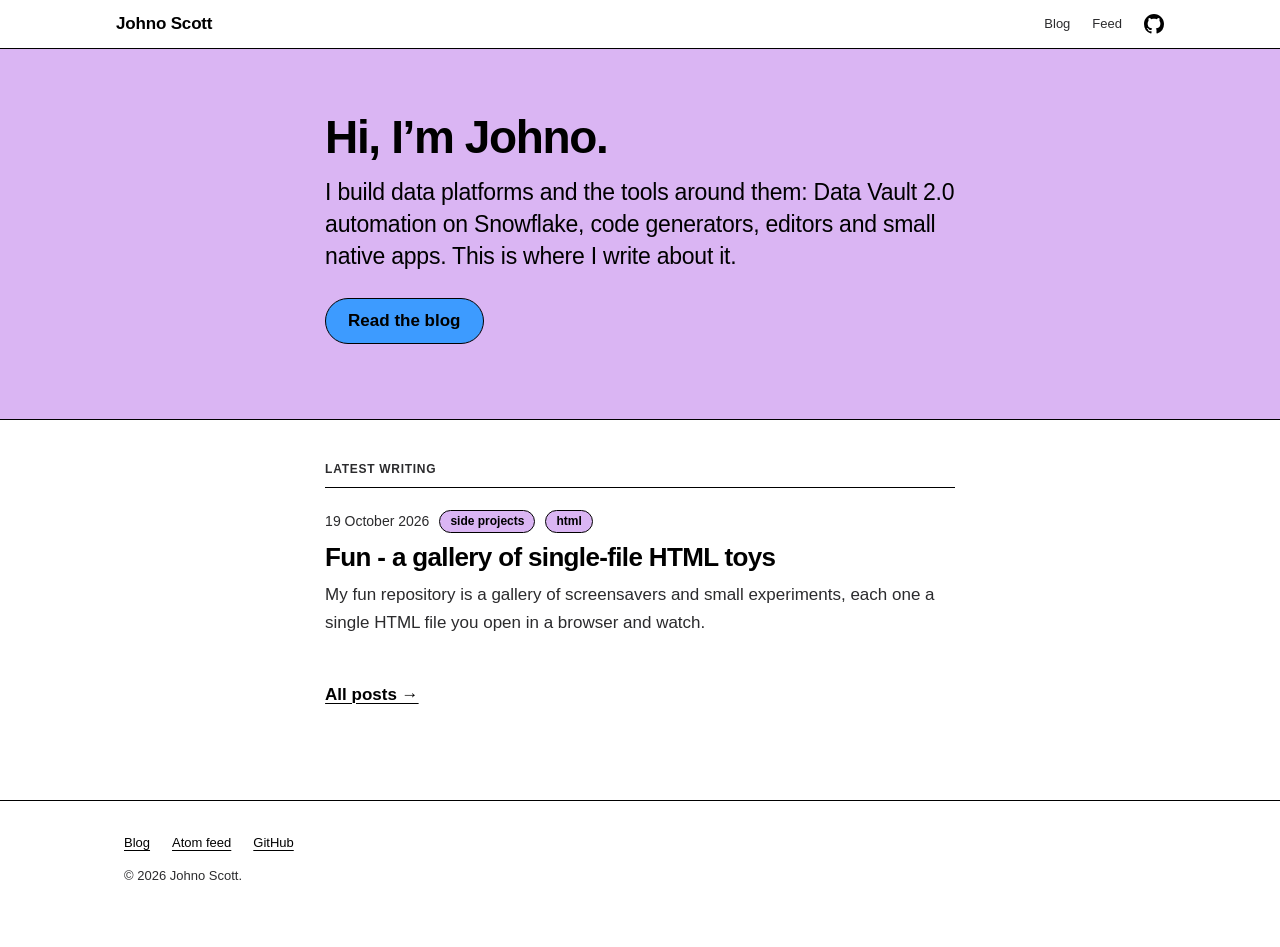
<file: index.html>
<!doctype html>
<html lang="en">
<head>
<meta charset="utf-8">
<meta name="viewport" content="width=device-width, initial-scale=1">
<meta name="color-scheme" content="light">
<title>Johno Scott</title>
<meta name="description" content="Johno Scott — data engineering, Data Vault, Snowflake, and the tools I build along the way.">
<meta name="author" content="Johno Scott">
<link rel="canonical" href="https://johnoscott.com/">
<meta property="og:type" content="website">
<meta property="og:site_name" content="Johno Scott">
<meta property="og:title" content="Johno Scott">
<meta property="og:description" content="Data engineering, Data Vault, Snowflake, and the tools I build along the way.">
<meta property="og:url" content="https://johnoscott.com/">
<link rel="alternate" type="application/atom+xml" title="Johno Scott" href="https://johnoscott.com/blog/feed.xml">
<link rel="icon" type="image/svg+xml" href="favicon.svg">
<link rel="stylesheet" href="site.css?v=ea52d3ad">
<script defer src="site.js?v=7a1f2401"></script>
</head>
<body class="home">
<a class="skip" href="#main">Skip to the content</a>
<header class="nav"><div class="nav-in">
  <a class="nav-name" href="./">Johno Scott</a>
  <nav aria-label="Site"><a href="blog/">Blog</a><a href="blog/feed.xml">Feed</a></nav>
  <a class="nav-gh" href="https://github.com/johnoscott" aria-label="Johno Scott on GitHub" title="Johno Scott on GitHub"><svg viewBox="0 0 16 16" width="20" height="20" aria-hidden="true" focusable="false"><path fill="currentColor" d="M8 0c4.42 0 8 3.58 8 8a8.013 8.013 0 0 1-5.45 7.59c-.4.08-.55-.17-.55-.38 0-.27.01-1.13.01-2.2 0-.75-.25-1.23-.54-1.48 1.78-.2 3.65-.88 3.65-3.95 0-.88-.31-1.59-.82-2.15.08-.2.36-1.02-.08-2.12 0 0-.67-.22-2.2.82-.64-.18-1.32-.27-2-.27-.68 0-1.36.09-2 .27-1.53-1.03-2.2-.82-2.2-.82-.44 1.1-.16 1.92-.08 2.12-.51.56-.82 1.28-.82 2.15 0 3.06 1.86 3.75 3.64 3.95-.23.2-.44.55-.51 1.07-.46.21-1.61.55-2.33-.66-.15-.24-.6-.83-1.23-.82-.67.01-.27.38.01.53.34.19.73.9.82 1.13.16.45.68 1.31 2.69.94 0 .67.01 1.3.01 1.49 0 .21-.15.45-.55.38A7.995 7.995 0 0 1 0 8c0-4.42 3.58-8 8-8Z"/></svg></a>
</div></header>
<main id="main">
<section class="hero"><div class="prose">
<h1>Hi, I’m Johno.</h1>
<p class="lede">I build data platforms and the tools around them: Data Vault 2.0 automation on Snowflake, code generators, editors and small native apps. This is where I write about it.</p>
<p><a class="pill big" href="blog/">Read the blog</a></p>
</div></section>
<div class="prose latest">
<p class="eyebrow">Latest writing</p>
<div class="post-items">
<!--latest-->
<article class="post-item"><p class="post-meta"><time datetime="2026-10-19">19 October 2026</time> <span class="chip">side projects</span><span class="chip">html</span></p>
<h2><a href="blog/fun-html-toys">Fun - a gallery of single-file HTML toys</a></h2>
<p>My fun repository is a gallery of screensavers and small experiments, each one a single HTML file you open in a browser and watch.</p></article>
<!--/latest-->
</div>
<p class="more"><a href="blog/">All posts &rarr;</a></p>
</div>
</main>
<footer class="foot"><div class="wrap">
  <ul>
    <li><a href="blog/">Blog</a></li>
    <li><a href="blog/feed.xml">Atom feed</a></li>
    <li><a href="https://github.com/johnoscott">GitHub</a></li>
  </ul>
  <p>&copy; 2026 Johno Scott.</p>
</div></footer>
</body>
</html>
</file>
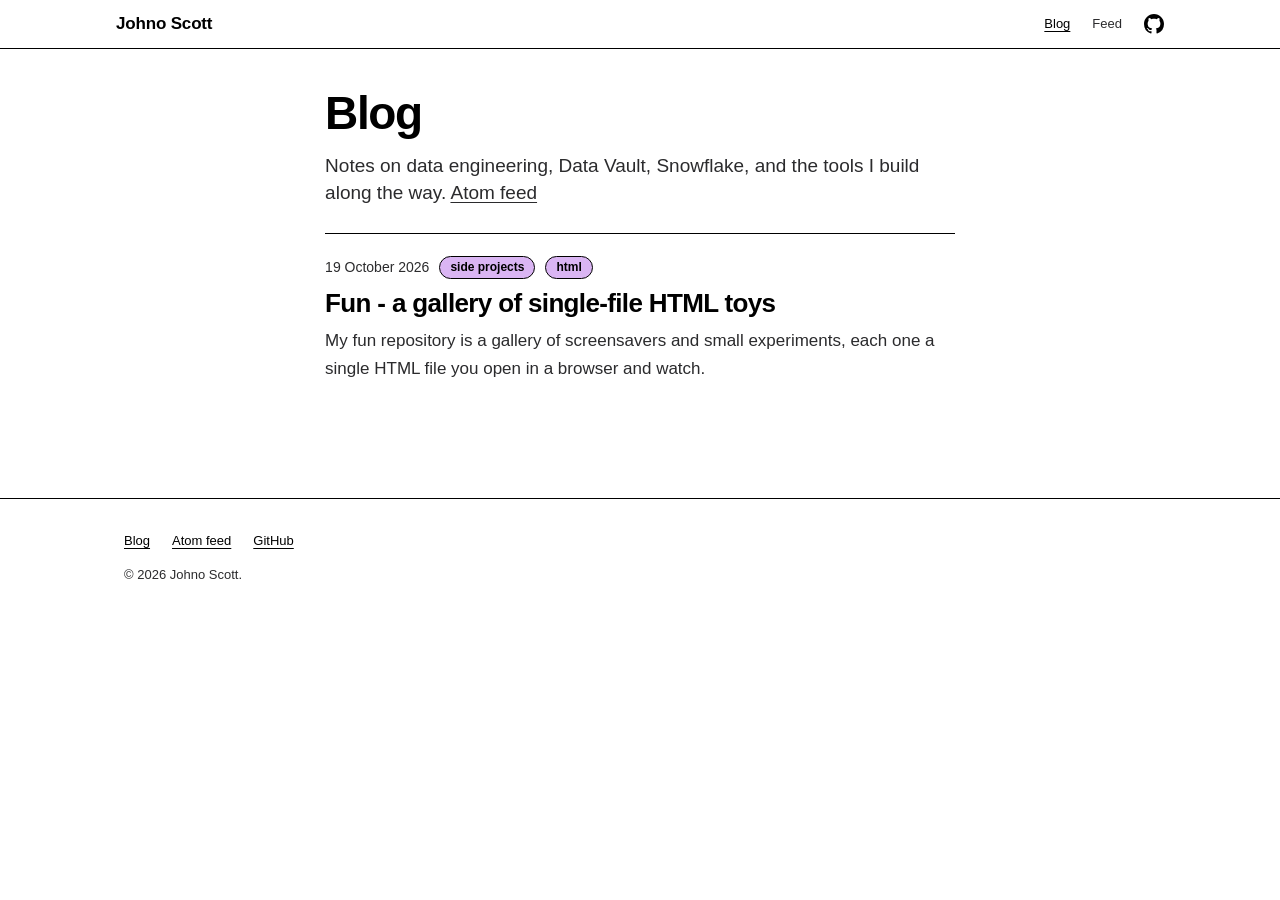
<file: blog/index.html>
<!doctype html>
<html lang="en">
<head>
<meta charset="utf-8">
<meta name="viewport" content="width=device-width, initial-scale=1">
<meta name="color-scheme" content="light">
<title>Blog — Johno Scott</title>
<meta name="description" content="Notes on data engineering, Data Vault, Snowflake, and the tools I build along the way.">
<meta name="author" content="Johno Scott">
<link rel="canonical" href="https://johnoscott.com/blog/">
<meta property="og:type" content="website">
<meta property="og:site_name" content="Johno Scott">
<meta property="og:title" content="Blog — Johno Scott">
<meta property="og:description" content="Notes on data engineering, Data Vault, Snowflake, and the tools I build along the way.">
<meta property="og:url" content="https://johnoscott.com/blog/">
<meta name="twitter:title" content="Blog — Johno Scott">
<meta name="twitter:description" content="Notes on data engineering, Data Vault, Snowflake, and the tools I build along the way.">
<link rel="alternate" type="text/markdown" href="https://johnoscott.com/blog/index.md">
<link rel="alternate" type="application/atom+xml" title="Johno Scott" href="https://johnoscott.com/blog/feed.xml">
<link rel="icon" type="image/svg+xml" href="../favicon.svg">
<link rel="stylesheet" href="../site.css?v=ea52d3ad">
<script defer src="../site.js?v=7a1f2401"></script>
</head>
<body class="blog">
<a class="skip" href="#main">Skip to the posts</a>
<header class="nav"><div class="nav-in">
  <a class="nav-name" href="../">Johno Scott</a>
  <nav aria-label="Site"><a href="./" aria-current="page">Blog</a><a href="../blog/feed.xml">Feed</a></nav>
  <a class="nav-gh" href="https://github.com/johnoscott" aria-label="Johno Scott on GitHub" title="Johno Scott on GitHub"><svg viewBox="0 0 16 16" width="20" height="20" aria-hidden="true" focusable="false"><path fill="currentColor" d="M8 0c4.42 0 8 3.58 8 8a8.013 8.013 0 0 1-5.45 7.59c-.4.08-.55-.17-.55-.38 0-.27.01-1.13.01-2.2 0-.75-.25-1.23-.54-1.48 1.78-.2 3.65-.88 3.65-3.95 0-.88-.31-1.59-.82-2.15.08-.2.36-1.02-.08-2.12 0 0-.67-.22-2.2.82-.64-.18-1.32-.27-2-.27-.68 0-1.36.09-2 .27-1.53-1.03-2.2-.82-2.2-.82-.44 1.1-.16 1.92-.08 2.12-.51.56-.82 1.28-.82 2.15 0 3.06 1.86 3.75 3.64 3.95-.23.2-.44.55-.51 1.07-.46.21-1.61.55-2.33-.66-.15-.24-.6-.83-1.23-.82-.67.01-.27.38.01.53.34.19.73.9.82 1.13.16.45.68 1.31 2.69.94 0 .67.01 1.3.01 1.49 0 .21-.15.45-.55.38A7.995 7.995 0 0 1 0 8c0-4.42 3.58-8 8-8Z"/></svg></a>
</div></header>
<main id="main">
<div class="prose blog-list">
<h1>Blog</h1>
<p class="post-summary">Notes on data engineering, Data Vault, Snowflake, and the tools I build along the way. <a href="feed.xml">Atom feed</a></p>
<div class="post-items">
<article class="post-item"><p class="post-meta"><time datetime="2026-10-19">19 October 2026</time> <span class="chip">side projects</span><span class="chip">html</span></p>
<h2><a href="fun-html-toys">Fun - a gallery of single-file HTML toys</a></h2>
<p>My fun repository is a gallery of screensavers and small experiments, each one a single HTML file you open in a browser and watch.</p></article>
</div>
</div>
</main>
<footer class="foot"><div class="wrap">
  <ul>
    <li><a href="../blog/">Blog</a></li>
    <li><a href="../blog/feed.xml">Atom feed</a></li>
    <li><a href="https://github.com/johnoscott">GitHub</a></li>
  </ul>
  <p>&copy; 2026 Johno Scott.</p>
</div></footer>
</body>
</html>
</file>
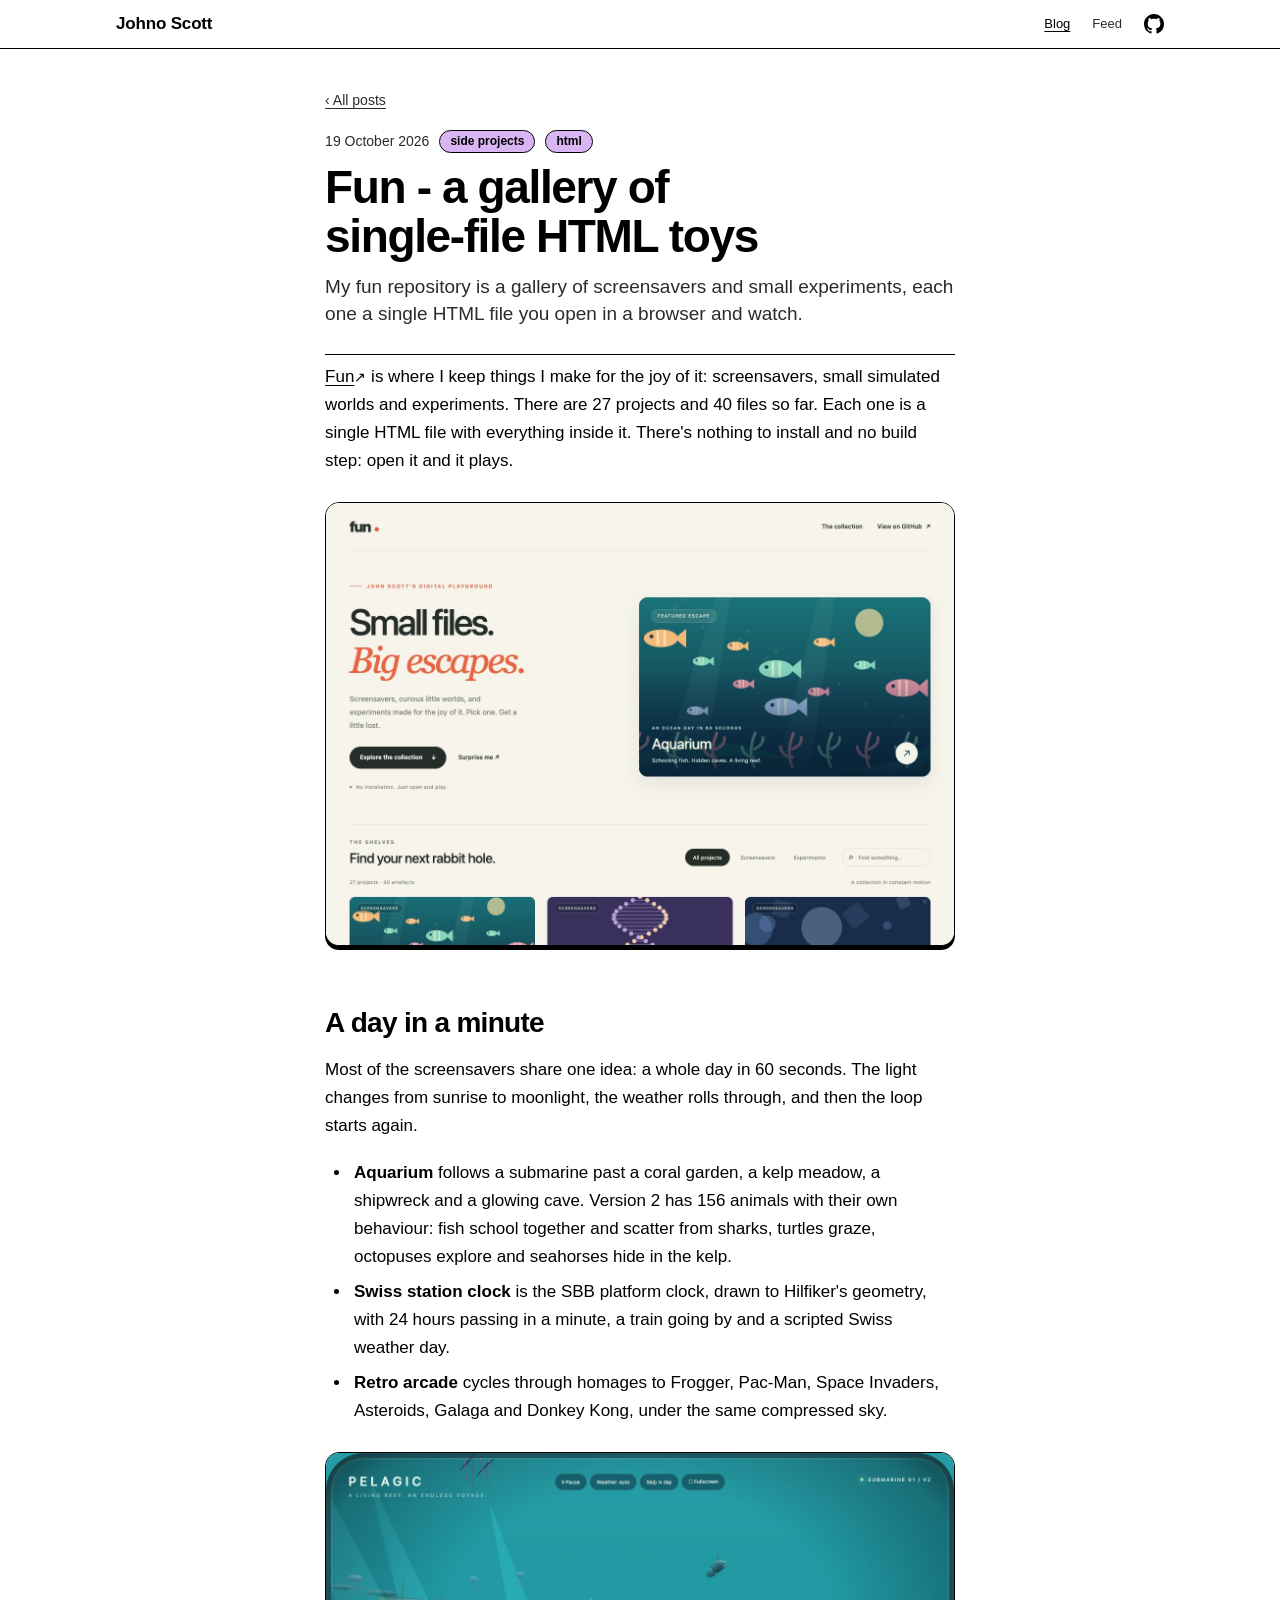
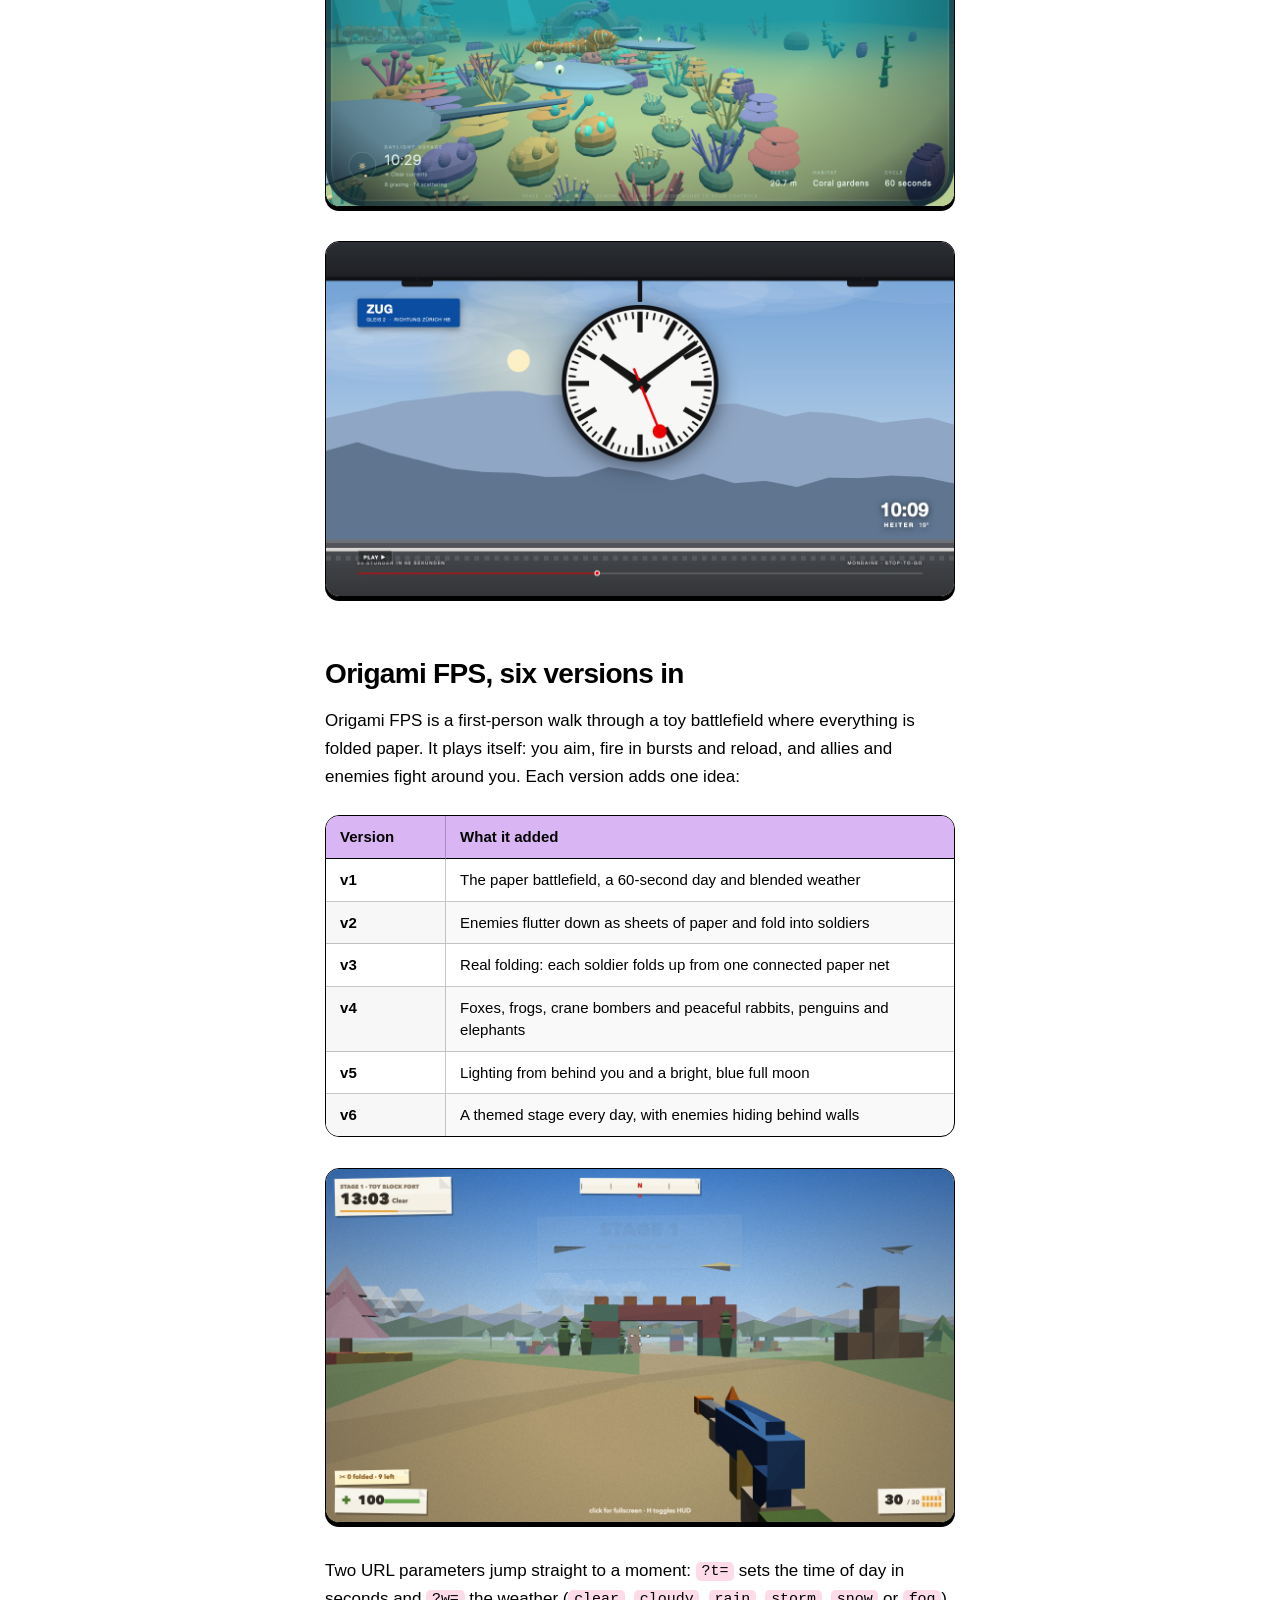
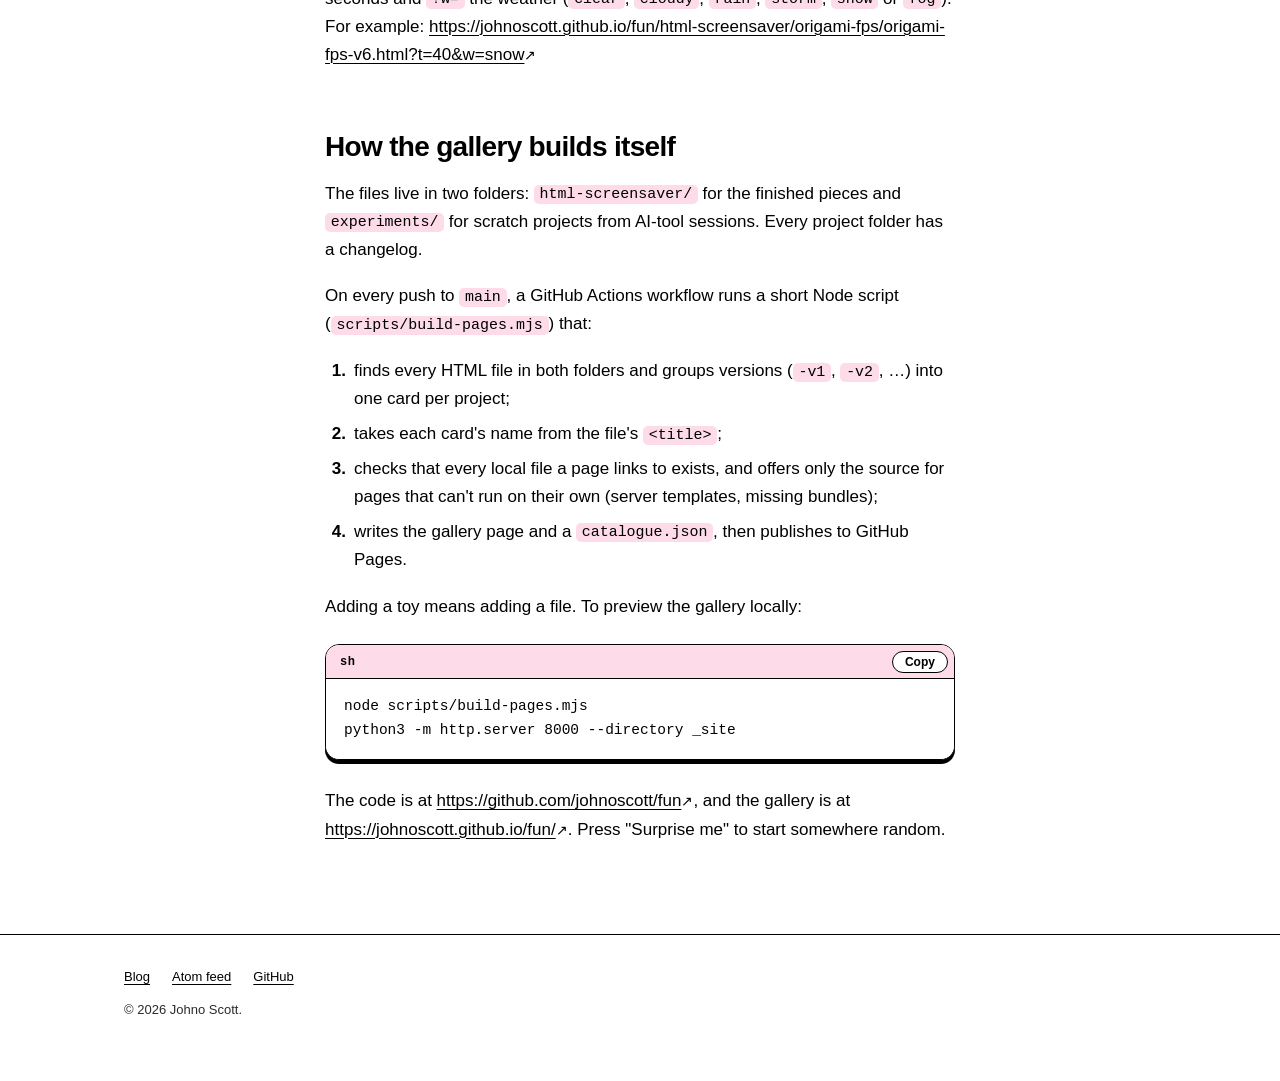
<file: blog/fun-html-toys.html>
<!doctype html>
<html lang="en">
<head>
<meta charset="utf-8">
<meta name="viewport" content="width=device-width, initial-scale=1">
<meta name="color-scheme" content="light">
<title>Fun - a gallery of single-file HTML toys — Johno Scott</title>
<meta name="description" content="My fun repository is a gallery of screensavers and small experiments, each one a single HTML file you open in a browser and watch.">
<meta name="author" content="Johno Scott">
<link rel="canonical" href="https://johnoscott.com/blog/fun-html-toys">
<meta property="og:type" content="article">
<meta property="og:site_name" content="Johno Scott">
<meta property="og:title" content="Fun - a gallery of single-file HTML toys — Johno Scott">
<meta property="og:description" content="My fun repository is a gallery of screensavers and small experiments, each one a single HTML file you open in a browser and watch.">
<meta property="og:url" content="https://johnoscott.com/blog/fun-html-toys">
<meta name="twitter:title" content="Fun - a gallery of single-file HTML toys — Johno Scott">
<meta name="twitter:description" content="My fun repository is a gallery of screensavers and small experiments, each one a single HTML file you open in a browser and watch.">
<meta property="article:published_time" content="2026-10-19">
<meta property="article:tag" content="side-projects">
<meta property="article:tag" content="html">
<link rel="alternate" type="text/markdown" href="https://johnoscott.com/blog/fun-html-toys.md">
<link rel="alternate" type="application/atom+xml" title="Johno Scott" href="https://johnoscott.com/blog/feed.xml">
<link rel="icon" type="image/svg+xml" href="../favicon.svg">
<link rel="stylesheet" href="../site.css?v=ea52d3ad">
<script defer src="../site.js?v=7a1f2401"></script>
</head>
<body class="blog">
<a class="skip" href="#main">Skip to the post</a>
<header class="nav"><div class="nav-in">
  <a class="nav-name" href="../">Johno Scott</a>
  <nav aria-label="Site"><a href="./" aria-current="page">Blog</a><a href="../blog/feed.xml">Feed</a></nav>
  <a class="nav-gh" href="https://github.com/johnoscott" aria-label="Johno Scott on GitHub" title="Johno Scott on GitHub"><svg viewBox="0 0 16 16" width="20" height="20" aria-hidden="true" focusable="false"><path fill="currentColor" d="M8 0c4.42 0 8 3.58 8 8a8.013 8.013 0 0 1-5.45 7.59c-.4.08-.55-.17-.55-.38 0-.27.01-1.13.01-2.2 0-.75-.25-1.23-.54-1.48 1.78-.2 3.65-.88 3.65-3.95 0-.88-.31-1.59-.82-2.15.08-.2.36-1.02-.08-2.12 0 0-.67-.22-2.2.82-.64-.18-1.32-.27-2-.27-.68 0-1.36.09-2 .27-1.53-1.03-2.2-.82-2.2-.82-.44 1.1-.16 1.92-.08 2.12-.51.56-.82 1.28-.82 2.15 0 3.06 1.86 3.75 3.64 3.95-.23.2-.44.55-.51 1.07-.46.21-1.61.55-2.33-.66-.15-.24-.6-.83-1.23-.82-.67.01-.27.38.01.53.34.19.73.9.82 1.13.16.45.68 1.31 2.69.94 0 .67.01 1.3.01 1.49 0 .21-.15.45-.55.38A7.995 7.995 0 0 1 0 8c0-4.42 3.58-8 8-8Z"/></svg></a>
</div></header>
<main id="main">
<article class="prose post">
<p class="crumbs"><a href="./">&lsaquo; All posts</a></p>
<header class="post-head"><p class="post-meta"><time datetime="2026-10-19">19 October 2026</time> <span class="chip">side projects</span><span class="chip">html</span></p>
<h1>Fun - a gallery of single-file HTML toys</h1>
<p class="post-summary">My fun repository is a gallery of screensavers and small experiments, each one a single HTML file you open in a browser and watch.</p></header>
<p><a href="https://johnoscott.github.io/fun/">Fun</a> is where I keep things I make for the joy of it: screensavers, small simulated worlds and experiments. There are 27 projects and 40 files so far. Each one is a single HTML file with everything inside it. There&#x27;s nothing to install and no build step: open it and it plays.</p>
<figure class="shot"><div class="frame"><img src="images/fun-html-toys/gallery.jpg" alt="The fun gallery: a featured Aquarium card and shelves of screensavers and experiments" width="1280" height="900" loading="lazy" decoding="async"></div></figure>
<h2 id="a-day-in-a-minute">A day in a minute<a class="anchor" href="#a-day-in-a-minute" aria-label="Link to this section">#</a></h2>
<p>Most of the screensavers share one idea: a whole day in 60 seconds. The light changes from sunrise to moonlight, the weather rolls through, and then the loop starts again.</p>
<ul>
<li><strong>Aquarium</strong> follows a submarine past a coral garden, a kelp meadow, a shipwreck and a glowing cave. Version 2 has 156 animals with their own behaviour: fish school together and scatter from sharks, turtles graze, octopuses explore and seahorses hide in the kelp.</li>
<li><strong>Swiss station clock</strong> is the SBB platform clock, drawn to Hilfiker&#x27;s geometry, with 24 hours passing in a minute, a train going by and a scripted Swiss weather day.</li>
<li><strong>Retro arcade</strong> cycles through homages to Frogger, Pac-Man, Space Invaders, Asteroids, Galaga and Donkey Kong, under the same compressed sky.</li>
</ul>
<figure class="shot"><div class="frame"><img src="images/fun-html-toys/aquarium.jpg" alt="Aquarium v2: a coral garden seen from the submarine, with the shipwreck in the distance" width="1280" height="720" loading="lazy" decoding="async"></div></figure>
<figure class="shot"><div class="frame"><img src="images/fun-html-toys/clock.jpg" alt="The Swiss station clock on platform 2 at Zug, mid-morning" width="1280" height="720" loading="lazy" decoding="async"></div></figure>
<h2 id="origami-fps-six-versions-in">Origami FPS, six versions in<a class="anchor" href="#origami-fps-six-versions-in" aria-label="Link to this section">#</a></h2>
<p>Origami FPS is a first-person walk through a toy battlefield where everything is folded paper. It plays itself: you aim, fire in bursts and reload, and allies and enemies fight around you. Each version adds one idea:</p>
<div class="tablewrap" tabindex="0" role="region" aria-label="Table: Origami FPS, six versions in"><table>
<thead><tr><th scope="col">Version</th><th scope="col">What it added</th></tr></thead>
<tbody>
<tr><td>v1</td><td>The paper battlefield, a 60-second day and blended weather</td></tr><tr><td>v2</td><td>Enemies flutter down as sheets of paper and fold into soldiers</td></tr><tr><td>v3</td><td>Real folding: each soldier folds up from one connected paper net</td></tr><tr><td>v4</td><td>Foxes, frogs, crane bombers and peaceful rabbits, penguins and elephants</td></tr><tr><td>v5</td><td>Lighting from behind you and a bright, blue full moon</td></tr><tr><td>v6</td><td>A themed stage every day, with enemies hiding behind walls</td></tr>
</tbody></table></div>
<figure class="shot"><div class="frame"><img src="images/fun-html-toys/origami.jpg" alt="Origami FPS v6: stage one, the Toy Block Fort, at 13:03 on a clear day" width="1280" height="720" loading="lazy" decoding="async"></div></figure>
<p>Two URL parameters jump straight to a moment: <code>?t=</code> sets the time of day in seconds and <code>?w=</code> the weather (<code>clear</code>, <code>cloudy</code>, <code>rain</code>, <code>storm</code>, <code>snow</code> or <code>fog</code>). For example: <a href="https://johnoscott.github.io/fun/html-screensaver/origami-fps/origami-fps-v6.html?t=40&amp;w=snow">https://johnoscott.github.io/fun/html-screensaver/origami-fps/origami-fps-v6.html?t=40&amp;w=snow</a></p>
<h2 id="how-the-gallery-builds-itself">How the gallery builds itself<a class="anchor" href="#how-the-gallery-builds-itself" aria-label="Link to this section">#</a></h2>
<p>The files live in two folders: <code>html-screensaver/</code> for the finished pieces and <code>experiments/</code> for scratch projects from AI-tool sessions. Every project folder has a changelog.</p>
<p>On every push to <code>main</code>, a GitHub Actions workflow runs a short Node script (<code>scripts/build-pages.mjs</code>) that:</p>
<ol>
<li>finds every HTML file in both folders and groups versions (<code>-v1</code>, <code>-v2</code>, …) into one card per project;</li>
<li>takes each card&#x27;s name from the file&#x27;s <code>&lt;title&gt;</code>;</li>
<li>checks that every local file a page links to exists, and offers only the source for pages that can&#x27;t run on their own (server templates, missing bundles);</li>
<li>writes the gallery page and a <code>catalogue.json</code>, then publishes to GitHub Pages.</li>
</ol>
<p>Adding a toy means adding a file. To preview the gallery locally:</p>
<figure class="code"><figcaption><span>sh</span><button class="copy" type="button">Copy</button></figcaption><pre tabindex="0" role="region" aria-label="Code (sh)"><code>node scripts/build-pages.mjs
python3 -m http.server 8000 --directory _site</code></pre></figure>
<p>The code is at <a href="https://github.com/johnoscott/fun">https://github.com/johnoscott/fun</a>, and the gallery is at <a href="https://johnoscott.github.io/fun/">https://johnoscott.github.io/fun/</a>. Press &quot;Surprise me&quot; to start somewhere random.</p>
</article>
</main>
<footer class="foot"><div class="wrap">
  <ul>
    <li><a href="../blog/">Blog</a></li>
    <li><a href="../blog/feed.xml">Atom feed</a></li>
    <li><a href="https://github.com/johnoscott">GitHub</a></li>
  </ul>
  <p>&copy; 2026 Johno Scott.</p>
</div></footer>
</body>
</html>
</file>
<file: site.css>
/* johnoscott.com — Dozable's design (dozer-sandbox-release/website: site.css + docs/docs.css), with blue as the one
   accent instead of yellow. Black on white, 1px black borders, pills, the hard black shadow, and ONE accent colour
   (--accent) with its tints. Nothing here may introduce a colour other than black, white, greys and the accent.
   tools/stamp.sh fingerprints the links to this file. */
:root {
  --accent: #3d9bff;
  --tint: color-mix(in oklch, var(--accent) 55%, white);       /* bands, table headers, chips */
  --tint-soft: color-mix(in oklch, var(--accent) 24%, white);  /* quiet fills: inline code, code captions */
  --ink: #000;
  --ink-2: #2b2b2d;               /* secondary text */
  --grey: #555;                   /* the lightest text: shell comments, heading anchors */
  --hair: rgb(0 0 0 / .22);       /* hairlines */
  --shadow: 0 4px 0 #000;         /* the hard shadow */
  --font: -apple-system, BlinkMacSystemFont, "SF Pro Display", "SF Pro Text", "Helvetica Neue", Helvetica, Arial, sans-serif;
  --mono: ui-monospace, "SF Mono", Menlo, monospace;
  --navh: 48px;
  --measure: 70ch;
}
@supports not (color: color-mix(in oklch, red 50%, white)) { :root { --tint: #a9d1ff; --tint-soft: #dcecff; } }
* { box-sizing: border-box; }
html { -webkit-text-size-adjust: 100%; scroll-padding-top: var(--navh); }
body { margin: 0; background: #fff; color: #000; font: 400 17px/1.47 var(--font); -webkit-font-smoothing: antialiased; }
main { display: block; }
a { color: inherit; text-underline-offset: 3px; }
:focus-visible { outline: 3px solid #000; outline-offset: 3px; border-radius: 4px; }
code { font-family: var(--mono); font-size: 0.9em; }
.wrap { max-width: 960px; margin: 0 auto; padding: 0 16px; }
.skip { position: absolute; left: -999px; top: 0; background: #000; color: #fff; padding: 8px 12px; z-index: 100; }
.skip:focus { left: 16px; top: 8px; }

/* ---------- header ---------- */
.nav { position: sticky; top: 0; z-index: 50; min-height: var(--navh); background: rgb(255 255 255 / .82); -webkit-backdrop-filter: saturate(180%) blur(20px); backdrop-filter: saturate(180%) blur(20px); border-bottom: 1px solid #000; color: #000; }
.nav-in { max-width: 1080px; min-height: var(--navh); margin: 0 auto; padding: 0 16px; display: flex; align-items: center; gap: 22px; }
.nav-name { font-weight: 700; text-decoration: none; letter-spacing: -.01em; margin-right: auto; font-size: 17px; white-space: nowrap; }
.nav nav { display: flex; gap: 22px; font-size: 13px; }
.nav nav a { color: var(--ink-2); text-decoration: none; white-space: nowrap; }
.nav nav a:hover, .nav nav a[aria-current] { color: #000; text-decoration: underline; }
.nav-gh { display: inline-flex; align-items: center; color: #000; }
.nav-gh:hover { opacity: .6; }
.nav-gh:focus-visible { outline: 2px solid #000; outline-offset: 3px; border-radius: 4px; }
.pill { display: inline-block; background: var(--accent); color: #000; border: 1px solid #000; border-radius: 980px; padding: 3px 12px; font-size: 12px; font-weight: 600; text-decoration: none; line-height: 1.5; }
.pill:hover { background: #000; color: #fff; }
.pill.big { font-size: 17px; padding: 9px 22px; }
.prose a.pill { text-decoration: none; }
.prose a.pill:hover { background: #000; color: #fff; }
@media (max-width: 420px) { .nav-in { gap: 14px; } .nav nav { gap: 14px; } }

/* ---------- footer ---------- */
.foot { background: #fff; color: #000; padding: 32px 0 56px; font-size: 13px; border-top: 1px solid #000; }
.foot .wrap { max-width: 1080px; padding: 0 24px; }
.foot ul { list-style: none; margin: 0 0 14px; padding: 0; display: flex; flex-wrap: wrap; gap: 6px 22px; }
.foot a { color: #000; }
.foot p { margin: 0 0 6px; color: var(--ink-2); }

/* ---------- home: a band of the accent tint ---------- */
.hero { background: var(--tint); border-bottom: 1px solid #000; }
.hero .prose { padding-top: 64px; padding-bottom: 56px; }
.hero h1 { margin-bottom: 18px; }
.hero .lede { font-size: clamp(19px, 2.6vw, 23px); line-height: 1.4; letter-spacing: -.01em; margin: 0 0 26px; }
.home .latest { padding-top: 40px; }
.eyebrow { margin: 0 0 4px !important; font-size: 12px; font-weight: 700; letter-spacing: .06em; text-transform: uppercase; color: var(--ink-2); }

/* ---------- prose (one 70ch column) ---------- */
.prose { max-width: var(--measure); margin: 0 auto; padding: 40px 16px 72px; font-size: 17px; line-height: 1.65; overflow-wrap: break-word; }
.prose > * { margin: 0 0 1.1em; }
.prose h1 { font-size: clamp(34px, 6vw, 46px); line-height: 1.06; letter-spacing: -.03em; margin: 0 0 14px; text-wrap: balance; font-weight: 700; }
.prose h2 { font-size: 28px; line-height: 1.15; letter-spacing: -.025em; margin: 2.2em 0 .6em; font-weight: 700; padding-top: .6em; border-top: 1px solid var(--hair); text-wrap: balance; }
.prose h3 { font-size: 21px; line-height: 1.25; letter-spacing: -.015em; margin: 1.9em 0 .5em; font-weight: 700; }
.prose h4 { font-size: 17px; line-height: 1.3; margin: 1.6em 0 .4em; font-weight: 700; letter-spacing: 0; }
.prose h2:first-child { border-top: 0; margin-top: 0; padding-top: 0; }
.prose h2, .prose h3, .prose h4 { position: relative; scroll-margin-top: calc(var(--navh) + 16px); }
.prose h2 .anchor, .prose h3 .anchor, .prose h4 .anchor { margin-left: .4em; font-weight: 400; color: var(--grey); text-decoration: none; opacity: 0; padding: 0 .25em; border-radius: 4px; }
.prose :is(h2, h3, h4):hover .anchor, .prose .anchor:focus-visible { opacity: 1; }
.prose .anchor:hover { background: var(--accent); color: #000; }
@media (hover: none) { .prose .anchor { opacity: .45; } }
.prose :target { animation: flash 1.6s ease-out; }
@keyframes flash { from { background: var(--tint); } to { background: transparent; } }
.prose strong { font-weight: 700; }
.prose a { text-decoration: underline; text-decoration-thickness: 1px; text-underline-offset: 3px; }
.prose a:hover { background: var(--accent); text-decoration-thickness: 2px; }
.prose a[href^="http"]::after { content: " \2197"; font-size: .8em; text-decoration: none; display: inline-block; }
.prose ul, .prose ol { padding-left: 1.5em; }
.prose li { margin: 0 0 .4em; padding-left: .2em; }
.prose li > :is(ul, ol) { margin: .4em 0 0; }
.prose ul li::marker { color: #000; }
.prose ol li::marker { font-weight: 700; font-variant-numeric: tabular-nums; }
.prose hr { border: 0; border-top: 1px solid #000; margin: 2.4em 0; }

/* inline code: light accent tint, black text */
.prose :not(pre) > code { font: 0.88em var(--mono); background: var(--tint-soft); color: #000; padding: .1em .38em; border-radius: 5px; overflow-wrap: anywhere; }
.prose h2 code, .prose h3 code { font-size: .8em; }
kbd { font: 600 .85em var(--mono); background: #fff; color: #000; border: 1px solid #000; border-bottom-width: 2px; border-radius: 6px; padding: .05em .45em; white-space: nowrap; }

/* ---------- code blocks ---------- */
.code { margin: 1.4em 0 1.6em; background: #fff; border: 1px solid #000; border-radius: 14px; box-shadow: var(--shadow); overflow: hidden; }
.code figcaption { display: flex; align-items: center; justify-content: space-between; gap: 12px; border-bottom: 1px solid #000; background: var(--tint-soft); padding: 4px 6px 4px 14px; font: 600 12px var(--mono); letter-spacing: .04em; text-transform: lowercase; min-height: 34px; }
.code .copy { display: none; font: 600 12px var(--font); letter-spacing: 0; background: #fff; color: #000; border: 1px solid #000; border-radius: 980px; padding: 3px 12px; cursor: pointer; }
.js .code .copy { display: inline-block; }
.code .copy:hover, .code .copy[data-done] { background: var(--accent); }
.code pre { margin: 0; max-width: none; border: 0; border-radius: 0; padding: 16px 18px; background: #fff; text-align: left; font: 14.5px/1.65 var(--mono); overflow-x: auto; tab-size: 4; -webkit-text-size-adjust: none; }
.code pre:focus-visible { outline-offset: -3px; }
.code code { font: inherit; background: none; padding: 0; }
.code .c { color: var(--grey); }          /* shell comments: the only syntax colouring there is */
.code.diagram pre { line-height: 1.3; }
@media (max-width: 600px) { .code pre { font-size: 13px; padding: 14px; } .code { border-radius: 12px; } }

/* ---------- tables ---------- */
.tablewrap { margin: 1.4em 0 1.8em; overflow-x: auto; border: 1px solid #000; border-radius: 14px; background: #fff; max-width: 100%; }
.tablewrap:focus-visible { outline: 3px solid #000; outline-offset: 3px; }
.prose table { width: 100%; border-collapse: separate; border-spacing: 0; font-size: 15px; line-height: 1.45; }
.prose th, .prose td { padding: 10px 14px; text-align: left; vertical-align: top; border-bottom: 1px solid var(--hair); }
.prose thead th { background: var(--tint); border-bottom: 1px solid #000; font-weight: 700; white-space: nowrap; position: sticky; top: 0; }
.prose tbody tr:last-child :is(th, td) { border-bottom: 0; }
.prose tbody tr:nth-child(even) > * { background: rgb(0 0 0 / .025); }
.prose :is(td, th):first-child { position: sticky; left: 0; z-index: 1; background: #fff; border-right: 1px solid var(--hair); font-weight: 600; }
.prose thead th:first-child { background: var(--tint); z-index: 2; }
.prose tbody tr:nth-child(even) > :first-child { background: #f7f7f7; }
.prose td code { white-space: nowrap; }
.prose td { min-width: 9em; }
.prose td:first-child, .prose th:first-child { min-width: 8em; }

/* ---------- blockquotes ---------- */
.prose blockquote { margin: 1.4em 0; border-left: 4px solid var(--hair); padding: 2px 0 2px 18px; color: var(--ink-2); }
.prose blockquote > :last-child { margin-bottom: 0; }
.prose blockquote.note { border-left-color: #000; color: #000; }

/* ---------- figures ---------- */
.prose figure.shot { margin: 1.6em 0 2em; }
.shot .frame { border: 1px solid #000; border-radius: 14px; box-shadow: var(--shadow); overflow: hidden; background: #fff; }
.shot img { display: block; width: 100%; height: auto; }

/* ---------- blog ---------- */
.crumbs { font-size: 14px; margin: 0 0 18px !important; }
.crumbs a { color: var(--ink-2); }
.crumbs a:hover { color: #000; background: var(--accent); }
.post-meta { display: flex; flex-wrap: wrap; align-items: center; gap: 8px 10px; font-size: 14px; color: var(--ink-2); margin: 0 0 10px !important; }
.chip { display: inline-block; border: 1px solid #000; border-radius: 980px; padding: 1px 10px; font-size: 12px; font-weight: 600; color: #000; background: var(--tint); line-height: 1.6; }
.post-head h1 { margin-bottom: 12px; }
.post-summary { font-size: 19px; line-height: 1.45; color: var(--ink-2); margin: 0 0 26px !important; }
.post-head { border-bottom: 1px solid #000; margin-bottom: 8px; }
.post.prose h2 { border-top: 0; padding-top: 0; }
.post-items { margin-top: 8px; }
.post-item { border-top: 1px solid #000; padding: 22px 0 6px; }
.post-item > * { margin: 0 0 1.1em; }
.prose .post-item h2 { border: 0; padding: 0; margin: 0 0 8px; font-size: 26px; }
.post-item h2 a { text-decoration: none; }
.post-item h2 a:hover { text-decoration: underline; background: var(--accent); }
.post-item p { color: var(--ink-2); }
.more { font-weight: 600; }

@media (max-width: 600px) { .prose { font-size: 16px; padding-top: 32px; } .prose h2 { font-size: 24px; } .hero .prose { padding-top: 44px; padding-bottom: 40px; } }
@media print { .nav, .foot, .code .copy { display: none !important; } .code, .shot .frame { box-shadow: none; } }
</file>
